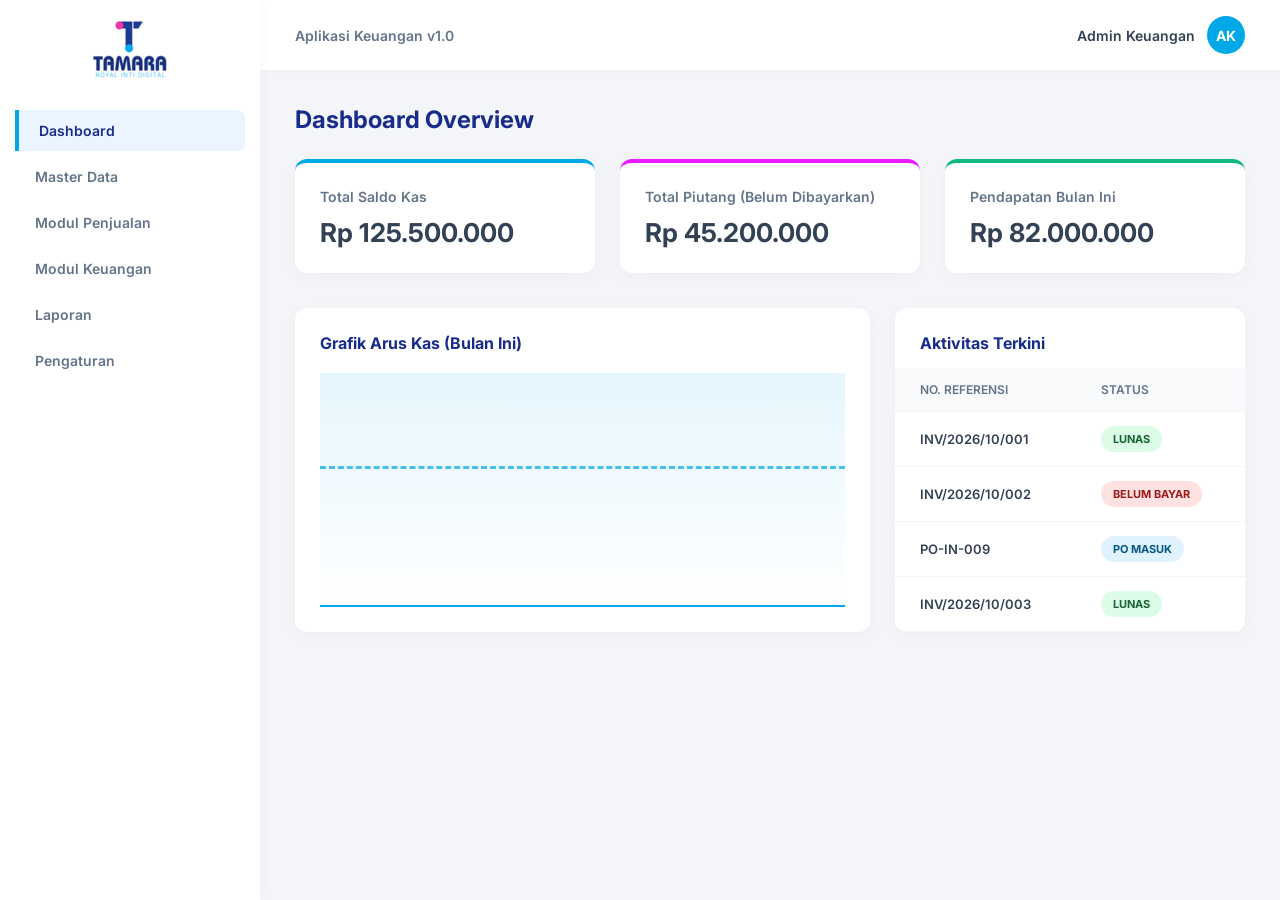
<file: index.html>
<!DOCTYPE html>
<html lang="id">

<head>
    <meta charset="UTF-8">
    <meta name="viewport" content="width=device-width, initial-scale=1.0">
    <title>Dashboard - Aplikasi Keuangan TAMARA</title>

    <!-- 1. Memanggil Font 'Inter' dari Google Font-->
    <link rel="preconnect" href="https://fonts.googleapis.com">
    <link rel="preconnect" href="https://fonts.gstatic.com" crossorigin>
    <link href="https://fonts.googleapis.com/css2?family=Inter:wght@400;500;600;700&display=swap" rel="stylesheet">

    <!-- 2. Menghubungkan ke file CSS terpusat kita -->
    <link rel="stylesheet" href="assets/css/style.css">
</head>

<body>
    <!-- BAGIAN KIRI: Sidebar Navigasi -->
    <aside class="sidebar">
        <div class="logo-container">
            <img src="assets/img/logo-trid.png" alt="Logo Tamara">
        </div>

        <nav class="menu-container">
            <a href="index.html" class="menu-item active">Dashboard</a>
            <a href="master-data.html" class="menu-item">Master Data</a>
            <a href="penjualan.html" class="menu-item">Modul Penjualan</a>
            <a href="keuangan.html" class="menu-item">Modul Keuangan</a>
            <a href="laporan.html" class="menu-item">Laporan</a>
            <a href="pengaturan.html" class="menu-item">Pengaturan</a>
        </nav>
    </aside>

    <!-- BAGIAN KANAN: Konten Utama -->
    <main class="main-content">

        <!-- Bilah Atas (Topbar) -->
        <header class="topbar">
            <div class="topbar-title">Aplikasi Keuangan v1.0</div>
            <div class="user-profile">
                <span class="user-name">Admin Keuangan</span>
                <div class="avatar">AK</div>
            </div>
        </header>

        <!-- Area Isi Halaman-->
        <section class="content-area">
            <h1 class="page-title">Dashboard Overview</h1>

            <!-- BAGIAN 1: 3 Kartu Ringkasan Finansial -->
            <div class="card-container">
                <div class="card card-blue">
                    <div class="card-title">Total Saldo Kas</div>
                    <div class="card-value">Rp 125.500.000</div>
                </div>
                <div class="card card-pink">
                    <div class="card-title">Total Piutang (Belum Dibayarkan)</div>
                    <div class="card-value">Rp 45.200.000</div>
                </div>
                <div class="card card-green">
                    <div class="card-title">Pendapatan Bulan Ini</div>
                    <div class="card-value">Rp 82.000.000</div>
                </div>

            </div>

            <!-- BAGIAN 2: Area Grafik (Kiri) & Table Aktivitas (Kanan) -->
            <div class="bottom-section">

                <!-- Kolom Kiri: Grafik Arus Kas -->
                <div class="chart-placeholder">
                    <div class="chart-title">Grafik Arus Kas (Bulan Ini)</div>
                    <div class="chart-box">
                        <div class="chart-line"></div>
                    </div>
                </div>

                <!-- Kolom Kanan: Tabel Aktivitas Terkini -->
                <div class="table-container">
                    <h2 class="table-title">Aktivitas Terkini</h2>
                    <table>
                        <thead>
                            <tr>
                                <th>No. Referensi</th>
                                <th>Status</th>
                            </tr>
                        </thead>
                        <tbody>
                            <tr>
                                <td class="ref-code">INV/2026/10/001</td>
                                <td><span class="badge badge-lunas">LUNAS</span></td>
                            </tr>
                            <tr>
                                <td class="ref-code">INV/2026/10/002</td>
                                <td><span class="badge badge-belum">BELUM BAYAR</span></td>
                            </tr>
                            <tr>
                                <td class="ref-code">PO-IN-009</td>
                                <td><span class="badge badge-po">PO MASUK</span></td>
                            </tr>
                            <tr>
                                <td class="ref-code">INV/2026/10/003</td>
                                <td><span class="badge badge-lunas">LUNAS</span></td>
                            </tr>
                        </tbody>
                    </table>
                </div>
            </div>
        </section>

    </main>
</body>

</html>
</file>
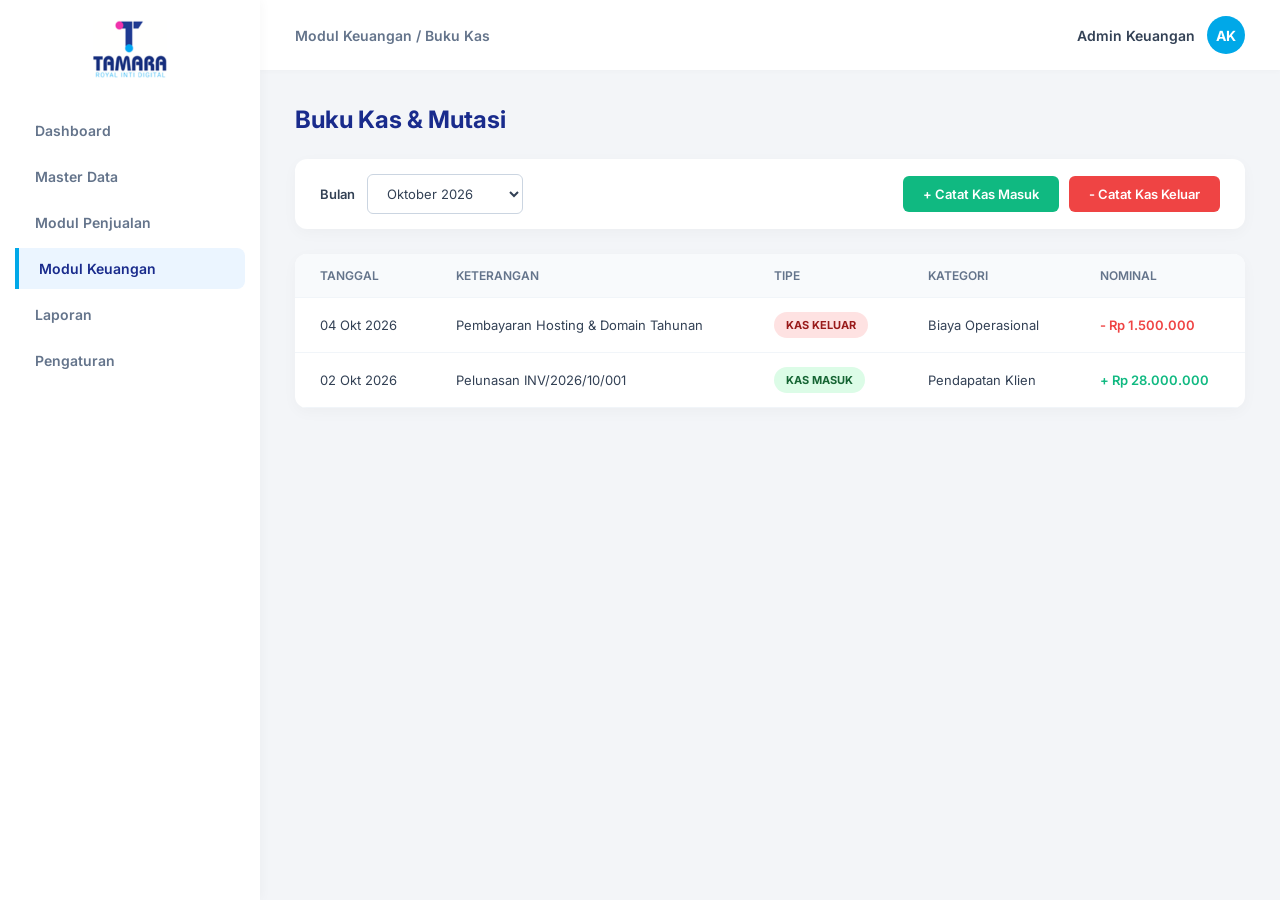
<file: keuangan.html>
<!DOCTYPE html>
<html lang="id">

<head>
    <meta charset="UTF-8">
    <meta name="viewport" content="width=device-width, initial-scale=1.0">
    <title>Keuangan - Aplikasi Keuangan TAMARA</title>

    <!-- 1. Memanggil Font 'Inter' dari Google Font-->
    <link rel="preconnect" href="https://fonts.googleapis.com">
    <link rel="preconnect" href="https://fonts.gstatic.com" crossorigin>
    <link href="https://fonts.googleapis.com/css2?family=Inter:wght@400;500;600;700&display=swap" rel="stylesheet">

    <!-- 2. Menghubungkan ke file CSS terpusat kita -->
    <link rel="stylesheet" href="assets/css/style.css">
</head>

<body>
    <!-- BAGIAN KIRI: Sidebar Navigasi -->
    <aside class="sidebar">
        <div class="logo-container">
            <img src="assets/img/logo-trid.png" alt="Logo Tamara">
        </div>

        <nav class="menu-container">
            <a href="index.html" class="menu-item">Dashboard</a>
            <a href="master-data.html" class="menu-item">Master Data</a>
            <a href="penjualan.html" class="menu-item">Modul Penjualan</a>
            <a href="keuangan.html" class="menu-item active">Modul Keuangan</a>
            <a href="laporan.html" class="menu-item">Laporan</a>
            <a href="pengaturan.html" class="menu-item">Pengaturan</a>
        </nav>
    </aside>

    <main class="main-content">
        <!-- Bilah Atas (Topbar) -->
        <header class="topbar">
            <div class="topbar-title">Modul Keuangan / Buku Kas</div>
            <div class="user-profile">
                <span class="user-name">Admin Keuangan</span>
                <div class="avatar">AK</div>
            </div>
        </header>
        <section class="content-area">
            <h1 class="page-title">Buku Kas & Mutasi</h1>

            <!-- Action Bar: Filter Bulan (Kiri) & Tombol Catat Kas (Kanan) -->
            <div class="action-bar">
                <div class="filter-group">
                    <label for="filter-month" class="filter-label">Bulan</label>
                    <select id="filter-month" class="filter-select">
                        <option value="2026-10">Oktober 2026</option>
                        <option value="2026-09">September 2026</option>
                        <option value="2026-08">Agustus 2026</option>
                    </select>
                </div>

                <div class="btn-group">
                    <button type="button" class="btn btn-success">+ Catat Kas Masuk</button>
                    <button type="button" class="btn btn-danger">- Catat Kas Keluar</button>
                </div>
            </div>

            <!-- Tabel Buku Kas & Mutasi -->
            <div class="table-container">
                <table>
                    <thead>
                        <tr>
                            <th>Tanggal</th>
                            <th>Keterangan</th>
                            <th>Tipe</th>
                            <th>Kategori</th>
                            <th>Nominal</th>
                        </tr>
                    </thead>
                    <tbody>
                        <tr>
                            <td>04 Okt 2026</td>
                            <td>Pembayaran Hosting & Domain Tahunan</td>
                            <td><span class="badge badge-belum">KAS KELUAR</span></td>
                            <td>Biaya Operasional</td>
                            <td class="amount-out">- Rp 1.500.000</td>
                        </tr>
                        <tr>
                            <td>02 Okt 2026</td> <td>Pelunasan INV/2026/10/001</td>
                            <td><span class="badge badge-lunas">KAS MASUK</span></td>
                            <td>Pendapatan Klien</td>
                            <td class="amount-in">+ Rp 28.000.000</td>
                        </tr>
                    </tbody>
                </table>
            </div>
        </section>
    </main>

</body>

</html>
</file>
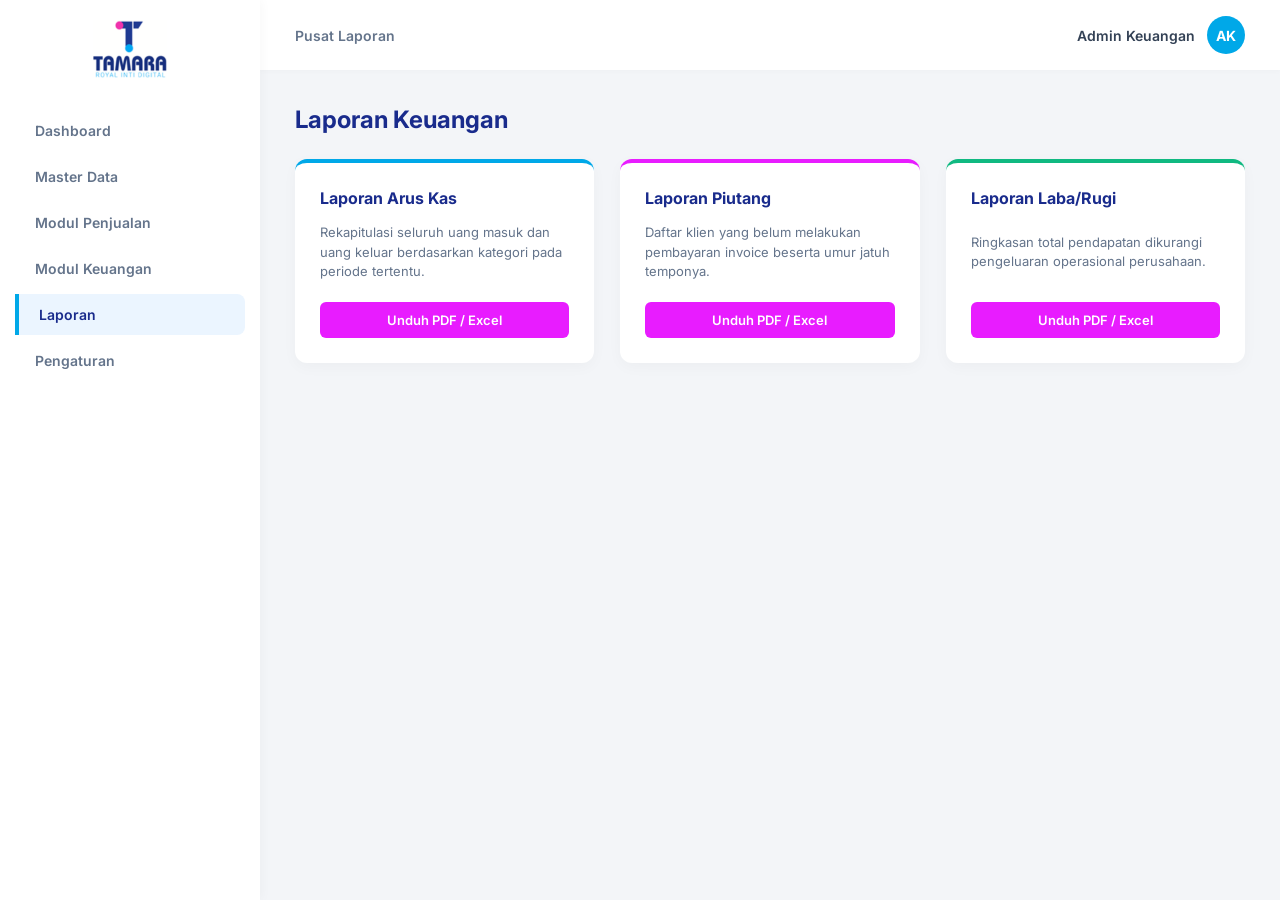
<file: laporan.html>
<!DOCTYPE html>
<html lang="id">

<head>
    <meta charset="UTF-8">
    <meta name="viewport" content="width=device-width, initial-scale=1.0">
    <title>Laporan - Aplikasi Keuangan TAMARA</title>

    <!-- 1. Memanggil Font 'Inter' dari Google Font-->
    <link rel="preconnect" href="https://fonts.googleapis.com">
    <link rel="preconnect" href="https://fonts.gstatic.com" crossorigin>
    <link href="https://fonts.googleapis.com/css2?family=Inter:wght@400;500;600;700&display=swap" rel="stylesheet">

    <!-- 2. Menghubungkan ke file CSS terpusat kita -->
    <link rel="stylesheet" href="assets/css/style.css">
</head>

<body>
    <!-- BAGIAN KIRI: Sidebar Navigasi -->
    <aside class="sidebar">
        <div class="logo-container">
            <img src="assets/img/logo-trid.png" alt="Logo Tamara">
        </div>

        <nav class="menu-container">
            <a href="index.html" class="menu-item">Dashboard</a>
            <a href="master-data.html" class="menu-item">Master Data</a>
            <a href="penjualan.html" class="menu-item">Modul Penjualan</a>
            <a href="keuangan.html" class="menu-item">Modul Keuangan</a>
            <a href="laporan.html" class="menu-item active">Laporan</a>
            <a href="pengaturan.html" class="menu-item">Pengaturan</a>
        </nav>
    </aside>
    <main class="main-content">

        <!-- Bilah Atas (Topbar) -->
        <header class="topbar">
            <div class="topbar-title">Pusat Laporan</div>
            <div class="user-profile">
                <span class="user-name">Admin Keuangan</span>
                <div class="avatar">AK</div>
            </div>
        </header>

        <section class="content-area">
            <h1 class="page-title">Laporan Keuangan</h1>

            <!-- Grid 3 Kolom Kartu Laporan -->
            <div class="report-grid">

                <!-- Kartu 1: Laporan Arus Kas -->
                <div class="report-card card-blue">
                    <h2 class="report-title">Laporan Arus Kas</h2>
                    <p class="report-desc">Rekapitulasi seluruh uang masuk dan uang keluar berdasarkan kategori pada
                        periode tertentu.</p>
                    <button type="button" class="btn-download">Unduh PDF / Excel</button>
                </div>

                <!-- Kartu 2: Laporan Piutang -->
                <div class="report-card card-pink">
                    <h2 class="report-title">Laporan Piutang</h2>
                    <p class="report-desc">Daftar klien yang belum melakukan pembayaran invoice beserta umur jatuh
                        temponya.</p>
                    <button type="button" class="btn-download">Unduh PDF / Excel</button>
                </div>

                <!-- Kartu 3: Laporan Laba/Rugi -->
                <div class="report-card card-green">
                    <h2 class="report-title">Laporan Laba/Rugi</h2>
                    <p class="report-desc">Ringkasan total pendapatan dikurangi pengeluaran operasional perusahaan.</p>
                    <button type="button" class="btn-download">Unduh PDF / Excel</button>
                </div>

            </div>
        </section>

    </main>


</body>

</html>
</file>
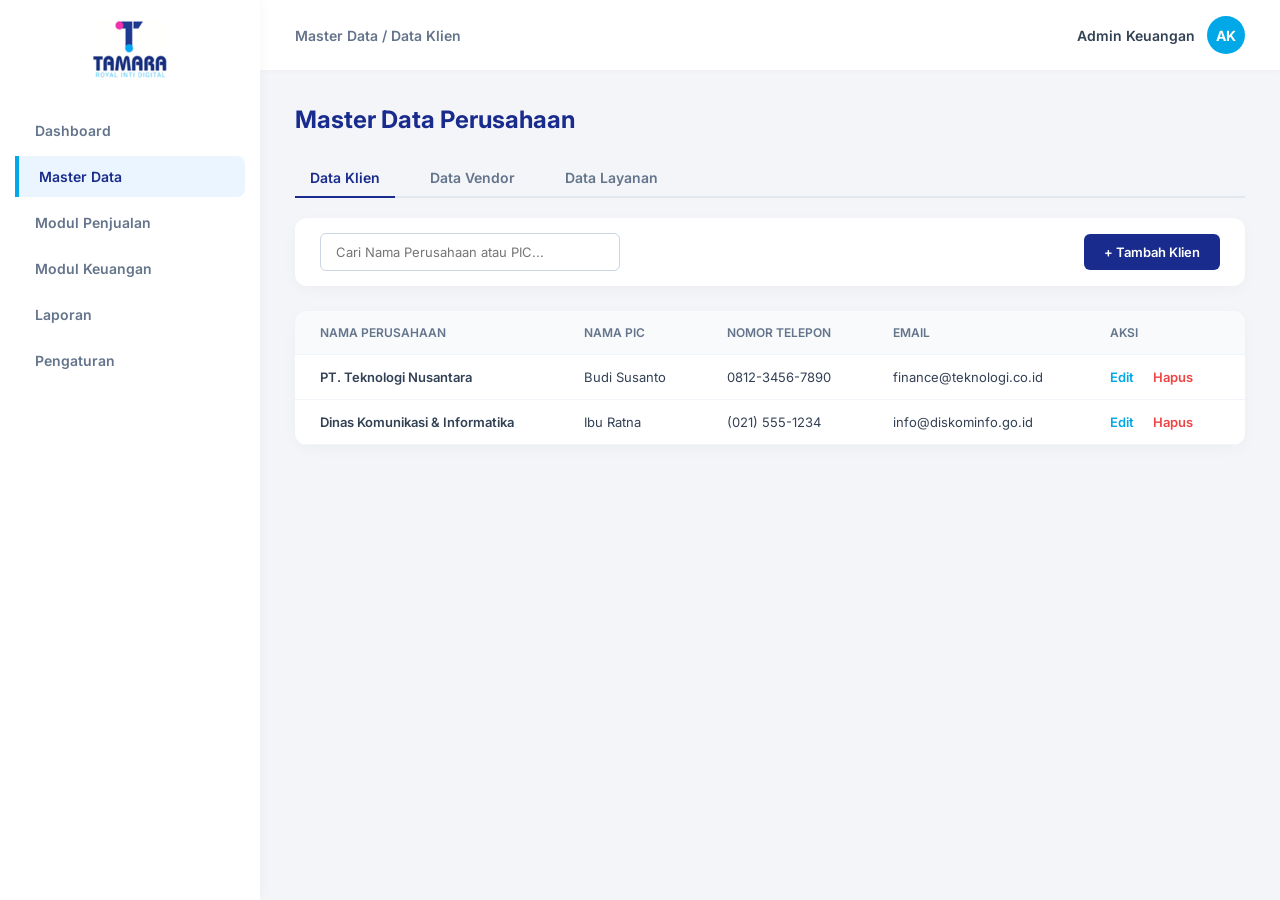
<file: master-data.html>
<!DOCTYPE html>
<html lang="id">

<head>
    <meta charset="UTF-8">
    <meta name="viewport" content="width=device-width, initial-scale=1.0">
    <title>Master Data - Aplikasi Keuangan TAMARA</title>

    <!-- 1. Memanggil Font 'Inter' dari Google Font-->
    <link rel="preconnect" href="https://fonts.googleapis.com">
    <link rel="preconnect" href="https://fonts.gstatic.com" crossorigin>
    <link href="https://fonts.googleapis.com/css2?family=Inter:wght@400;500;600;700&display=swap" rel="stylesheet">

    <!-- 2. Menghubungkan ke file CSS terpusat kita -->
    <link rel="stylesheet" href="assets/css/style.css">
</head>

<body>
    <!-- BAGIAN KIRI: Sidebar Navigasi -->
    <aside class="sidebar">
        <div class="logo-container">
            <img src="assets/img/logo-trid.png" alt="Logo Tamara">
        </div>

        <nav class="menu-container">
            <a href="index.html" class="menu-item">Dashboard</a>
            <a href="master-data.html" class="menu-item active">Master Data</a>
            <a href="penjualan.html" class="menu-item">Modul Penjualan</a>
            <a href="keuangan.html" class="menu-item">Modul Keuangan</a>
            <a href="laporan.html" class="menu-item">Laporan</a>
            <a href="pengaturan.html" class="menu-item">Pengaturan</a>
        </nav>
    </aside>

    <main class="main-content">
        <!-- Bilah Atas (Topbar) -->
        <header class="topbar">
            <div class="topbar-title">Master Data / Data Klien</div>
            <div class="user-profile">
                <span class="user-name">Admin Keuangan</span>
                <div class="avatar">AK</div>
            </div>
        </header>

        <section class="content-area">
            <h1 class="page-title">Master Data Perusahaan</h1>

            <!-- Navigasi Tab -->
            <div class="tabs">
                <button type="button" class="tab active" data-target="tab-klien">Data Klien</button>
                <button type="button" class="tab" data-target="tab-vendor">Data Vendor</button>
                <button type="button" class="tab" data-target="tab-layanan">Data Layanan</button>
            </div>

            <!-- KONTENT TAB 1: DATA KLIEN -->
            <div id="tab-klien" class="tab-content active">
                <div class="action-bar">
                    <input type="text" class="search-input" placeholder="Cari Nama Perusahaan atau PIC...">
                    <button type="button" class="btn btn-primary" data-modal="modal-klien">+ Tambah Klien</button>
                </div>

                <div class="table-container">
                    <table>
                        <thead>
                            <tr>
                                <th>Nama Perusahaan</th>
                                <th>Nama PIC</th>
                                <th>Nomor Telepon</th>
                                <th>Email</th>
                                <th>Aksi</th>
                            </tr>
                        </thead>
                        <tbody>
                            <tr>
                                <td class="ref-code">PT. Teknologi Nusantara</td>
                                <td>Budi Susanto</td>
                                <td>0812-3456-7890</td>
                                <td>finance@teknologi.co.id</td>
                                <td>
                                    <span class="action-link">Edit</span>
                                    <span class="action-link text-danger">Hapus</span>
                                </td>
                            </tr>
                            <tr>
                                <td class="ref-code">Dinas Komunikasi & Informatika</td>
                                <td>Ibu Ratna</td>
                                <td>(021) 555-1234</td>
                                <td>info@diskominfo.go.id</td>
                                <td>
                                    <span class="action-link">Edit</span>
                                    <span class="action-link text-danger">Hapus</span>
                                </td>
                            </tr>
                        </tbody>
                    </table>
                </div>
            </div>

            <!-- KONTEN TAB 2: DATA VENDOR -->
            <div id="tab-vendor" class="tab-content">
                <div class="action-bar">
                    <input type="text" class="search-input" placeholder="Cari Nama Vendor atau Layanan...">
                    <button type="button" class="btn btn-primary">+ Tambah Vendor</button>
                </div>
                <div class="table-container">
                    <table>
                        <thead>
                            <tr>
                                <th>Nama Vendor</th>
                                <th>Kategori</th>
                                <th>Kontak PIC</th>
                                <th>Email</th>
                                <th>Aksi</th>
                            </tr>
                        </thead>
                        <tbody>
                            <tr>
                                <td class="ref-code">PT. Cloud Server Indonesia</td>
                                <td>Hosting & Infrastruktur</td>
                                <td>0811-9988-7766</td>
                                <td>billing@cloudserver.id</td>
                                <td>
                                    <span class="action-link">Edit</span>
                                    <span class="action-link text-danger">Hapus</span>
                                </td>
                            </tr>
                        </tbody>
                    </table>
                </div>
            </div>

            <!-- KONTEN TAB 3: DATA LAYANAN / PRODUK -->
            <div id="tab-layanan" class="tab-content">
                <div class="action-bar">
                    <input type="text" class="search-input" placeholder="Cari Nama Layanan atau Produk...">
                    <button type="button" class="btn btn-primary">+ Tambah Layanan</button>
                </div>

                <div class="table-container">
                    <table>
                        <thead>
                            <tr>
                                <th>Kode</th>
                                <th>Nama Layanan / Produk</th>
                                <th>Satuan</th>
                                <th>Harga Standar</th>
                                <th>Aksi</th>
                            </tr>
                        </thead>
                        <tbody>
                            <tr>
                                <td class="ref-code">SRV-001</td>
                                <td>Pengembangan Aplikasi Web Custom</td>
                                <td>Lot</td>
                                <td>Rp 25.000.000</td>
                                <td>
                                    <span class="action-link">Edit</span>
                                    <span class="action-link text-danger">Hapus</span>
                                </td>
                            </tr>
                        </tbody>
                    </table>
                </div>
            </div>

        </section>

    </main>


    <!-- MODAL POP-UP: TAMBAH KLIEN -->
     <div id="modal-klien" class="modal-overlay">
        <div class="modal-box">
            <div class="modal-header">
                <h2 class="modal-title">Tambah Data Klien Baru</h2>
                <button type="button" class="modal-close">&times;</button>
            </div>
            
            <form id="form-tambah-klien">
                <div class="form-group">
                    <label for="input-nama-perusahaan" class="form-label">Nama Perusahaan</label>
                    <input type="text" id="input-nama-perusahaan" class="form-control" placeholder="Contoh: PT. Maju Bersama" required>
                </div>

                <div class="form-group">
                    <label for="input-nama-pic" class="form-label">Nama PIC</label>
                    <input type="text" id="input-nama-pic" class="form-control" placeholder="Contoh: Andi Wijaya" required>
                </div>

                <div class="form-group">
                    <label for="input-telepon" class="form-label">Nomor Telepon</label>
                    <input type="text" id="input-telepon" class="form-control" placeholder="Contoh: 0812-3456-7890" required>
                </div>

                <div class="form-group">
                    <label for="input-email" class="form-label">Email</label>
                    <input type="email" id="input-email" class="form-control" placeholder="finance@majubersama.co.id" required>
                </div>

                <div class="modal-footer">
                    <button type="button" class="btn btn-cancel">Batal</button>
                    <button type="submit" class="btn btn-primary">Simpan Data</button>
                </div>
            </form>
        </div>
     </div>



    <script src="assets/js/script.js"></script>
</body>

</html>
</file>
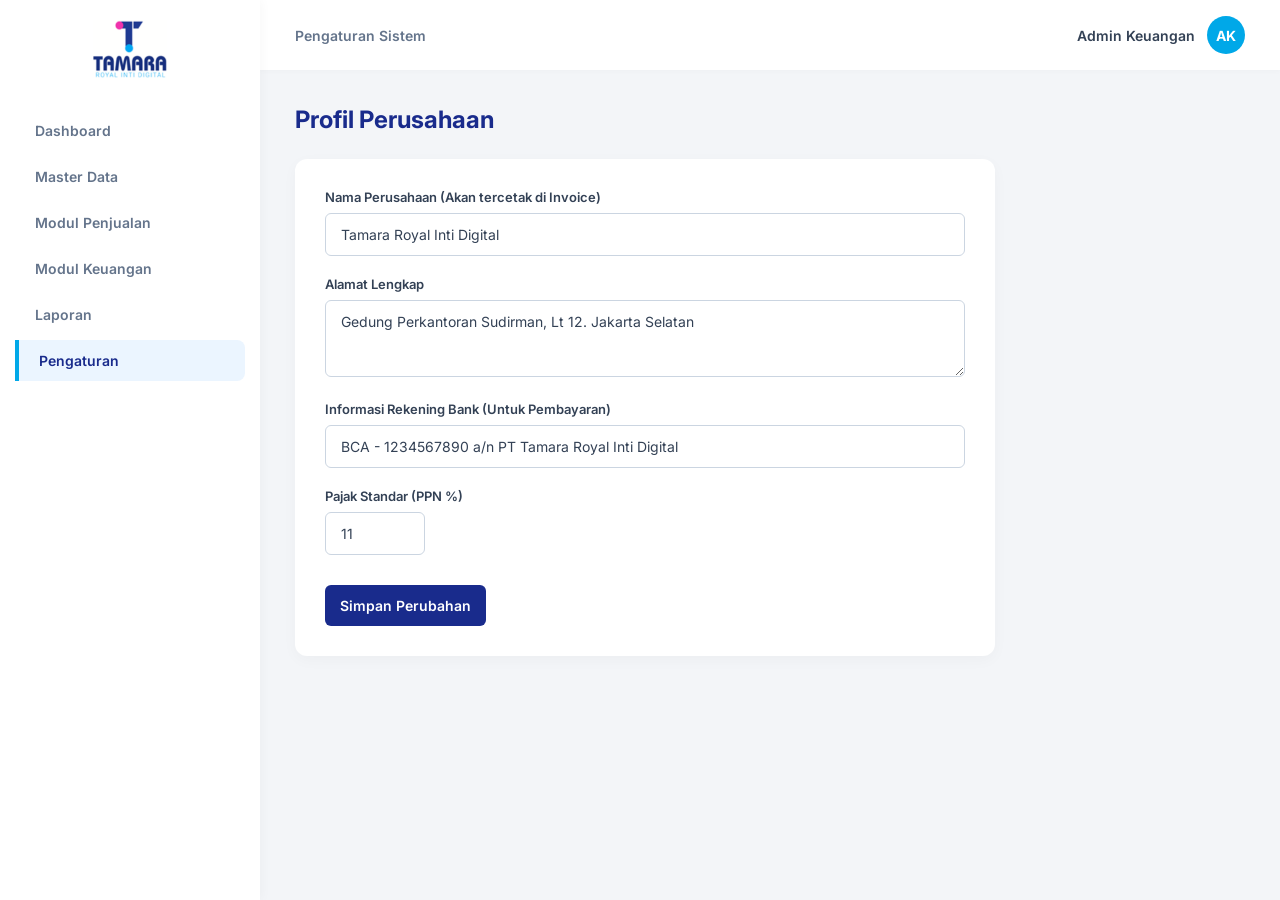
<file: pengaturan.html>
<!DOCTYPE html>
<html lang="id">

<head>
    <meta charset="UTF-8">
    <meta name="viewport" content="width=device-width, initial-scale=1.0">
    <title>Pengaturan - Aplikasi Keuangan TAMARA</title>

    <!-- 1. Memanggil Font 'Inter' dari Google Font-->
    <link rel="preconnect" href="https://fonts.googleapis.com">
    <link rel="preconnect" href="https://fonts.gstatic.com" crossorigin>
    <link href="https://fonts.googleapis.com/css2?family=Inter:wght@400;500;600;700&display=swap" rel="stylesheet">

    <!-- 2. Menghubungkan ke file CSS terpusat kita -->
    <link rel="stylesheet" href="assets/css/style.css">
</head>

<body>
    <!-- BAGIAN KIRI: Sidebar Navigasi -->
    <aside class="sidebar">
        <div class="logo-container">
            <img src="assets/img/logo-trid.png" alt="Logo Tamara">
        </div>

        <nav class="menu-container">
            <a href="index.html" class="menu-item">Dashboard</a>
            <a href="master-data.html" class="menu-item">Master Data</a>
            <a href="penjualan.html" class="menu-item">Modul Penjualan</a>
            <a href="keuangan.html" class="menu-item">Modul Keuangan</a>
            <a href="laporan.html" class="menu-item">Laporan</a>
            <a href="pengaturan.html" class="menu-item active">Pengaturan</a>
        </nav>
    </aside>
    <main class="main-content">

        <!-- Bilah Atas (Topbar) -->
        <header class="topbar">
            <div class="topbar-title">Pengaturan Sistem</div>
            <div class="user-profile">
                <span class="user-name">Admin Keuangan</span>
                <div class="avatar">AK</div>
            </div>
        </header>

        <!-- Area Isi Halaman -->
        <section class="content-area">
            <h1 class="page-title">Profil Perusahaan</h1>

            <!-- Kartu Formulir Pengaturan -->
            <div class="settings-card">
                <form action="#" method="post">
                    
                    <div class="form-group">
                        <label for="company-name" class="form-label">Nama Perusahaan (Akan tercetak di Invoice)</label>
                        <input type="text" id="company-name" class="form-control" value="Tamara Royal Inti Digital">
                    </div>

                    <div class="form-group">
                        <label for="company-address" class="form-label">Alamat Lengkap</label>
                        <textarea id="company-address" class="form-control"
                            rows="3">Gedung Perkantoran Sudirman, Lt 12. Jakarta Selatan</textarea>
                    </div>

                    <div class="form-group">
                        <label for="bank-info" class="form-label">Informasi Rekening Bank (Untuk Pembayaran)</label>
                        <input type="text" id="bank-info" class="form-control"
                            value="BCA - 1234567890 a/n PT Tamara Royal Inti Digital">
                    </div>

                    <div class="form-group">
                        <label for="ppn-rate" class="form-label">Pajak Standar (PPN %)</label>
                        <input type="number" id="ppn-rate" class="form-control input-short" value="11">
                    </div>

                    <button type="submit" class="btn-save">Simpan Perubahan</button>
                </form>
            </div>
        </section>

    </main>
</body>

</html>
</file>
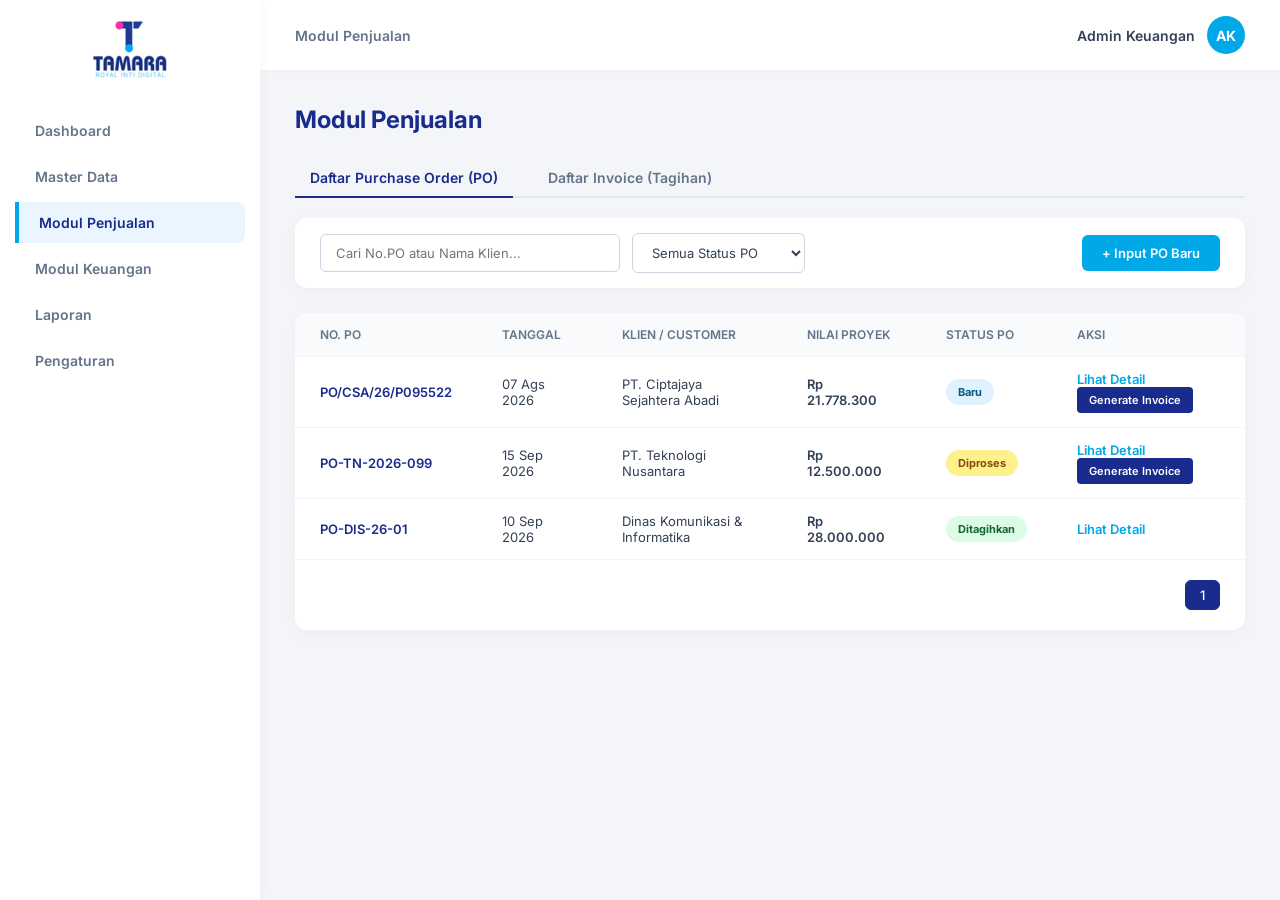
<file: penjualan.html>
<!DOCTYPE html>
<html lang="id">

<head>
    <meta charset="UTF-8">
    <meta name="viewport" content="width=device-width, initial-scale=1.0">
    <title>Modul Penjualan - Aplikasi Keuangan TAMARA</title>

    <!-- 1. Memanggil Font 'Inter' dari Google Font-->
    <link rel="preconnect" href="https://fonts.googleapis.com">
    <link rel="preconnect" href="https://fonts.gstatic.com" crossorigin>
    <link href="https://fonts.googleapis.com/css2?family=Inter:wght@400;500;600;700&display=swap" rel="stylesheet">

    <!-- 2. Menghubungkan ke file CSS terpusat kita -->
    <link rel="stylesheet" href="assets/css/style.css">
</head>

<body>
    <!-- BAGIAN KIRI: Sidebar Navigasi -->
    <aside class="sidebar">
        <div class="logo-container">
            <img src="assets/img/logo-trid.png" alt="Logo Tamara">
        </div>

        <nav class="menu-container">
            <a href="index.html" class="menu-item">Dashboard</a>
            <a href="master-data.html" class="menu-item">Master Data</a>
            <a href="penjualan.html" class="menu-item active">Modul Penjualan</a>
            <a href="keuangan.html" class="menu-item">Modul Keuangan</a>
            <a href="laporan.html" class="menu-item">Laporan</a>
            <a href="pengaturan.html" class="menu-item">Pengaturan</a>
        </nav>
    </aside>
    <main class="main-content">
        <!-- Bilah Atas (Topbar) -->
        <header class="topbar">
            <div class="topbar-title">Modul Penjualan</div>
            <div class="user-profile">
                <span class="user-name">Admin Keuangan</span>
                <div class="avatar">AK</div>
            </div>
        </header>

        <section class="content-area">
            <h1 class="page-title">Modul Penjualan</h1>

            <div class="tabs">
                <button type="button" class="tab active" data-target="tab-po">Daftar Purchase Order (PO)</button>
                <button type="button" class="tab" data-target="tab-invoice">Daftar Invoice (Tagihan)</button>
            </div>

            <!-- KONTEN TAB 1: DAFTAR PURCHASE ORDER (PO) -->
            <div id="tab-po" class="tab-content active">
                <div class="action-bar">
                    <div class="filter-group">
                        <input type="text" class="search-input" placeholder="Cari No.PO atau Nama Klien...">
                        <select class="filter-select">
                            <option value="">Semua Status PO</option>
                            <option value="baru">PO Baru</option>
                            <option value="proses">Sedang Dikerjakan</option>
                            <option value="ditagihkan">Selesai / Ditagihkan</option>
                        </select>
                    </div>
                    <button type="button" class="btn btn-secondary">+ Input PO Baru</button>
                </div>

                <div class="table-container">
                    <table>
                        <thead>
                            <tr>
                                <th>No. PO</th>
                                <th>Tanggal</th>
                                <th>Klien / Customer</th>
                                <th>Nilai Proyek</th>
                                <th>Status PO</th>
                                <th>Aksi</th>
                            </tr>
                        </thead>
                        <tbody>
                            <tr>
                                <td class="code-primary">PO/CSA/26/P095522</td>
                                <td>07 Ags 2026</td>
                                <td>PT. Ciptajaya Sejahtera Abadi</td>
                                <td class="ref-code">Rp 21.778.300</td>
                                <td><span class="badge badge-po">Baru</span></td>
                                <td>
                                    <span class="action-link">Lihat Detail</span>
                                    <button type="button" class="btn btn-primary btn-sm">Generate Invoice</button>
                                </td>
                            </tr>
                            <tr>
                                <td class="code-primary">PO-TN-2026-099</td>
                                <td>15 Sep 2026</td>
                                <td>PT. Teknologi Nusantara</td>
                                <td class="ref-code">Rp 12.500.000</td>
                                <td><span class="badge badge-proses">Diproses</span></td>
                                <td>
                                    <span class="action-link">Lihat Detail</span>
                                    <button type="button" class="btn btn-primary btn-sm">Generate Invoice</button>
                                </td>
                            </tr>
                            <tr>
                                <td class="code-primary">PO-DIS-26-01</td>
                                <td>10 Sep 2026</td>
                                <td>Dinas Komunikasi & Informatika</td>
                                <td class="ref-code">Rp 28.000.000</td>
                                <td><span class="badge badge-lunas">Ditagihkan</span></td>
                                <td>
                                    <span class="action-link">Lihat Detail</span>
                                </td>
                            </tr>
                        </tbody>
                    </table>

                    <div class="pagination">
                        <button type="button" class="page-btn active">1</button>
                    </div>
                </div>
            </div>

            <!-- KONTEN TAB 2: DAFTAR INVOICE (TAGIHAN) -->
            <div id="tab-invoice" class="tab-content">
                <div class="action-bar">
                    <div class="filter-group">
                        <input type="text" class="search-input" placeholder="Cari No. Invoice atau Nama Klien...">
                        <select class="filter-select">
                            <option value="">Semua Status Invoice</option>
                            <option value="lunas">Lunas</option>
                            <option value="belum">Belum Dibayar</option>
                            <option value="draft">Draft</option>
                        </select>
                    </div>
                    <button type="button" class="btn btn-accent">+ Buat Invoice Manual</button>
                </div>

                <div class="table-container">
                    <table>
                        <thead>
                            <tr>
                                <th>No. Invoice</th>
                                <th>Tanggal</th>
                                <th>Klien / Customer</th>
                                <th>Total Tagihan</th>
                                <th>Status</th>
                                <th>Aksi</th>
                            </tr>
                        </thead>
                        <tbody>
                            <tr>
                                <td class="code-primary">INV/2026/10/003</td>
                                <td>01 Okt 2026</td>
                                <td>PT. Teknologi Nusantara</td>
                                <td class="ref-code">Rp 12.500.000</td>
                                <td><span class="badge badge-belum">Belum Dibayar</span></td>
                                <td>
                                    <span class="action-link">Lihat</span>
                                    <span class="action-link text-accent">Edit</span>
                                </td>
                            </tr>
                            <tr>
                                <td class="code-primary">INV/2026/10/002</td>
                                <td>28 Sep 2026</td>
                                <td>CV. Makmur Jaya Abadi</td>
                                <td class="ref-code">Rp 4.250.000</td>
                                <td><span class="badge badge-lunas">Lunas</span></td>
                                <td>
                                    <span class="action-link">Lihat</span>
                                    <span class="action-link">Unduh PDF</span>
                                </td>
                            </tr>
                            <tr>
                                <td class="code-primary">INV/2026/09/015</td>
                                <td>20 Sep 2026</td>
                                <td>PT. Maju Mundur Sentosa</td>
                                <td class="ref-code">Rp 7.800.000</td>
                                <td><span class="badge badge-draft">Draft</span></td>
                                <td>
                                    <span class="action-link">Lihat</span>
                                    <span class="action-link text-accent">Edit</span>
                                </td>
                            </tr>
                        </tbody>
                    </table>

                    <div class="pagination">
                        <button type="button" class="page-btn">Sebelumnya</button>
                        <button type="button" class="page-btn active">1</button>
                        <button type="button" class="page-btn">2</button>
                        <button type="button" class="page-btn">3</button>
                        <button type="button" class="page-btn">Selanjutnya</button>
                    </div>
                </div>
            </div>

        </section>
    </main>


    <!-- 3. Memanggil file JavaScript terpusat -->
    <script src="assets/js/script.js"></script>
</body>

</html>
</file>
<file: assets/css/style.css>
/* 1.CSS VARIABLES (Palet Warna Resmi TAMARA) */

:root {
    --primary-blue: #192b8c;
    --light-blue: #00a8e8;
    --pink-accent: #e81cff;
    --success-green: #10b981;
    --danger-red: #ef4444;
    --bg-color: #f3f5f8;
    --text-main: #334155;
    --text-muted: #64748b;
    --border-color: #e2e8f0;
}

* {
    box-sizing: border-box;
}

/* 2. RESET & BASE LAYOUT */
body {
    font-family: 'Inter', sans-serif;
    margin: 0;
    padding: 0;
    background-color: var(--bg-color);
    color: var(--text-main);
    display: flex;
    /* Membuat Sidebar (kiri) & Main Content (kanan) bersebelahan */
    height: 100vh;
    /* Mengunci tinggi aplikasi setinggi layar penuh */
}

/* 3. SIDEBAR (Panel Menu Kiri) */
.sidebar {
    width: 260px;
    background-color: #ffffff;
    box-shadow: 2px 0 10px rgba(0, 0, 0, 0.03);
    display: flex;
    flex-direction: column;
    padding: 20px 0;
    z-index: 10;
}

.logo-container {
    height: 60px;
    display: flex;
    align-items: center;
    justify-content: center;
    margin-bottom: 30px;
    padding: 0 20px;
}

.logo-container img {
    max-height: 100%;
    max-width: 100%;
    object-fit: contain;
}

.menu-container {
    padding: 0 15px;
    display: flex;
    flex-direction: column;
}

.menu-item {
    padding: 12px 20px;
    margin-bottom: 5px;
    border-radius: 8px;
    color: var(--text-muted);
    font-weight: 600;
    font-size: 14px;
    text-decoration: none;
    transition: all 0.2s ease;
}

.menu-item:hover {
    background-color: #f8fafc;
    color: var(--primary-blue);
}

.menu-item.active {
    background-color: #ebf5ff;
    color: var(--primary-blue);
    border-left: 4px solid var(--light-blue);
    border-radius: 0 8px 8px 0;
}

/* 4. MAIN CONTENT & TOPBAR (Area Kanan) */
.main-content {
    flex: 1;
    display: flex;
    flex-direction: column;
    overflow: hidden;
}

.topbar {
    height: 70px;
    background-color: #ffffff;
    box-shadow: 0 2px 5px rgba(0, 0, 0, 0.02);
    display: flex;
    align-items: center;
    justify-content: space-between;
    padding: 0 35px;
}

.topbar-title {
    font-weight: 600;
    color: var(--text-muted);
    font-size: 14px;
}

.user-profile {
    display: flex;
    align-items: center;
    gap: 12px;
}

.user-name {
    font-size: 14px;
    font-weight: 600;
    color: var(--text-main);
}

.avatar {
    width: 38px;
    height: 38px;
    border-radius: 50%;
    background-color: var(--light-blue);
    color: #ffffff;
    display: flex;
    align-items: center;
    justify-content: center;
    font-weight: 700;
    font-size: 14px;
}

.content-area {
    padding: 35px;
    flex: 1;
    overflow-y: auto;
    /* Hanya area konten ini yang bisa di-scroll jika isinya panjang */
}

.page-title {
    font-size: 24px;
    font-weight: 700;
    margin: 0 0 25px 0;
    color: var(--primary-blue);
}

.card-container {
    display: flex;
    gap: 25px;
    margin-bottom: 35px;
}

.card {
    flex: 1;
    background-color: #ffffff;
    padding: 25px;
    border-radius: 12px;
    box-shadow: 0 4px 15px rgba(0, 0, 0, 0.03);
    border-top: 4px solid transparent;
}

/* Variasi warna garis di atas kartu */
.card-blue {
    border-top-color: var(--light-blue);
}

.card-pink {
    border-top-color: var(--pink-accent);
}

.card-green {
    border-top-color: var(--success-green);
}

.card-title {
    font-size: 14px;
    color: var(--text-muted);
    margin-bottom: 12px;
    font-weight: 600;
}

.card-value {
    font-size: 26px;
    font-weight: 700;
    color: var(--text-main);
}

/* 6. DASHBOARD BOTTOM SECTION (Grafik & Table) */

.bottom-section {
    display: flex;
    gap: 25px;
}

.chart-placeholder {
    flex: 1.5;
    background-color: #ffffff;
    border-radius: 12px;
    box-shadow: 0 4px 15px rgba(0, 0, 0, 0.03);
    display: flex;
    flex-direction: column;
    padding: 25px;
    min-height: 280px;
}

.chart-title {
    font-weight: 700;
    color: var(--primary-blue);
    margin-bottom: 20px;
    font-size: 16px;
}

.chart-box {
    width: 100%;
    flex: 1;
    background: linear-gradient(180deg, rgba(0, 168, 232, 0.1) 0%, rgba(255, 255, 255, 0) 100%);
    border-bottom: 2px solid var(--light-blue);
    position: relative;
}

.chart-line {
    position: absolute;
    bottom: 0;
    left: 0;
    width: 100%;
    height: 60%;
    border-top: 3px dashed var(--light-blue);
    opacity: 0.7;
}

/* 7. REUSABLE TABLE & BADGES (Tabel & Label Status) */

.table-container {
    flex: 1;
    background-color: #ffffff;
    border-radius: 12px;
    box-shadow: 0 4px 15px rgba(0, 0, 0, 0.03);
    overflow: hidden;
    display: flex;
    flex-direction: column;
}

.table-title {
    font-weight: 700;
    color: var(--primary-blue);
    padding: 25px 25px 15px 25px;
    font-size: 16px;
    margin: 0;
}

table {
    width: 100%;
    border-collapse: collapse;
}

th,
td {
    padding: 14px 25px;
    text-align: left;
    border-bottom: 1px solid #f1f5f9;
}

th {
    background-color: #f8fafc;
    color: var(--text-muted);
    font-weight: 600;
    font-size: 12px;
    text-transform: uppercase;
}

td {
    color: var(--text-main);
    font-size: 13px;
}

tr:hover {
    background-color: #f8fafc;
}

.ref-code {
    font-weight: 600;
}

/* Komponen Badge Status */

.badge {
    padding: 6px 12px;
    border-radius: 20px;
    font-size: 11px;
    font-weight: 700;
    display: inline-block;
}

.badge-lunas {
    background-color: #dcfce7;
    color: #166534;
}

.badge-belum {
    background-color: #fee2e2;
    color: #991b1b;
}

.badge-po {
    background-color: #e0f2fe;
    color: #075985;
}

/* 8. FORMS & SETTINGS CARD (Halaman Pengaturan) */

.settings-card {
    background-color: #ffffff;
    padding: 30px;
    border-radius: 12px;
    box-shadow: 0 4px 15px rgba(0, 0, 0, 0.03);
    max-width: 700px;
}

.form-group {
    margin-bottom: 20px;
}

.form-label {
    display: block;
    font-size: 13px;
    font-weight: 600;
    color: var(--text-main);
    margin-bottom: 8px;
}

.form-control {
    width: 100%;
    padding: 12px 15px;
    border: 1px solid #cbd5e1;
    border-radius: 6px;
    font-family: 'Inter', sans-serif;
    font-size: 14px;
    color: var(--text-main);
    outline: none;
    transition: border-color 0.2s ease;
}

.form-control:focus {
    border-color: var(--light-blue);
}

.input-short {
    width: 100px;
}

.btn-save {
    background-color: var(--primary-blue);
    color: #ffffff;
    border: none;
    padding: 12px 15px;
    border-radius: 6px;
    font-weight: 600;
    font-family: 'Inter', sans-serif;
    font-size: 14px;
    cursor: pointer;
    margin-top: 10px;
    transition: background-color 0.2s ease;
}

.btn-save:hover {
    background-color: #13206b;
}

/* 9. REPORT GRID (Halaman Laporan Keuangan) */

.report-grid {
    display: grid;
    grid-template-columns: repeat(3, 1fr);
    gap: 26px;
}

.report-card {
    background-color: #ffffff;
    padding: 25px;
    border-radius: 12px;
    box-shadow: 0 4px 15px rgba(0, 0, 0, 0.03);
    border-top-width: 4px;
    border-top-style: solid;
    display: flex;
    flex-direction: column;
    justify-content: space-between;
}

.report-title {
    font-size: 16px;
    font-weight: 700;
    margin: 0 0 15px 0;
    color: var(--primary-blue);
}

.report-desc {
    font-size: 13px;
    color: var(--text-muted);
    margin: 0 0 20px 0;
    line-height: 1.5;
}

.btn-download {
    width: 100%;
    background-color: var(--pink-accent);
    color: #ffffff;
    border: none;
    padding: 10px;
    border-radius: 6px;
    font-weight: 600;
    font-family: 'Inter', sans-serif;
    font-size: 13px;
    cursor: pointer;
    transition: background-color 0.2s ease;
}

.btn-download:hover {
    background-color: #c914dd;
}

/* 10. ACTION BAR, BUTTONS & MUTATION STYLES (Modul Keuangan, Master Data, Penjualan) */
.action-bar {
    display: flex;
    justify-content: space-between;
    align-items: center;
    background-color: #ffffff;
    padding: 15px 25px;
    border-radius: 12px;
    box-shadow: 0 4px 15px rgba(0, 0, 0, 0.03);
    margin-bottom: 25px;
}

.filter-group {
    display: flex;
    align-items: center;
    gap: 12px;
}

.filter-label {
    font-size: 13px;
    font-weight: 600;
    color: var(--text-main);
}

.filter-select {
    padding: 10px 15px;
    border: 1px solid #cbd5e1;
    border-radius: 6px;
    background-color: #ffffff;
    color: var(--text-main);
    font-family: 'Inter', sans-serif;
    font-size: 13px;
    outline: none;
    cursor: pointer;
}

.filter-select:focus {
    border-color: var(--light-blue);
}

.btn-group {
    display: flex;
    gap: 10px;
}

.btn {
    color: #ffffff;
    border: none;
    padding: 10px 20px;
    border-radius: 6px;
    font-weight: 600;
    font-family: 'Inter', sans-serif;
    font-size: 13px;
    cursor: pointer;
    transition: opacity 0.2s ease;
}

.btn:hover {
    opacity: 0.9;
}

/* Variasi Warna Tombol */

.btn-success {
    background-color: var(--success-green);
}

.btn-danger {
    background-color: var(--danger-red);
}

.btn-primary {
    background-color: var(--primary-blue);
}

.btn-secondary {
    background-color: var(--light-blue);
}

.btn-accent {
    background-color: var(--pink-accent);
}

/* Warna Nominal Kas Masuk & Keluar */

.amount-in {
    font-weight: 600;
    color: var(--success-green);
}

.amount-out {
    font-weight: 600;
    color: var(--danger-red);
}

.tabs {
    display: flex;
    gap: 20px;
    margin-bottom: 20px;
    border-bottom: 2px solid var(--border-color);
}

.tab {
    background: none;
    border: none;
    border-bottom: 2px solid transparent;
    padding: 10px 15px;
    margin-bottom: -2px;
    font-family: 'Inter', sans-serif;
    font-weight: 600;
    font-size: 14px;
    color: var(--text-muted);
    cursor: pointer;
    transition: all 0.2s ease;
}

.tab:hover {
    color: var(--primary-blue);
}

.tab.active {
    color: var(--primary-blue);
    border-bottom-color: var(--primary-blue);
}

.tab-content {
    display: none;
}

.tab-content.active {
    display: block;
}

.search-input {
    padding: 10px 15px;
    border: 1px solid #cbd5e1;
    border-radius: 6px;
    width: 300px;
    outline: none;
    font-family: 'Inter', sans-serif;
    font-size: 13px;
    color: var(--text-main);
    transition: border-color 0.2s ease;
}

.search-input:focus {
    border-color: var(--light-blue);
}

.action-link {
    color: var(--light-blue);
    font-weight: 600;
    margin-right: 15px;
    cursor: pointer;
}

.action-link:hover {
    text-decoration: underline;
}

.text-danger {
    color: var(--danger-red);
}

/* 12. SALES MODULE EXTRAS: PO BADGES, SMALL BUTTONS & PAGINATION */

.code-primary {
    font-weight: 600;
    color: var(--primary-blue);
}

.text-accent {
    color: var(--pink-accent);
}

.badge-proses {
    background-color: #fef08a;
    color: #854d0e;
}

.badge-draft {
    background-color: #f1f5f9;
    color: #475569;
}

.btn-sm {
    padding: 6px 12px;
    border-radius: 4px;
    font-size: 11px;
}

.pagination {
    display: flex;
    justify-content: flex-end;
    padding: 20px 25px;
    gap: 8px;
}

.page-btn {
    padding: 6px 14px;
    border: 1px solid var(--border-color);
    background-color: #ffffff;
    border-radius: 6px;
    cursor: pointer;
    color: var(--text-muted);
    font-weight: 500;
    font-family: 'Inter', sans-serif;
    font-size: 13px;
    transition: all 0.2s ease;
}

.page-btn:hover {
    border-color: var(--primary-blue);
    color: var(--primary-blue);
}

.page-btn.active {
    background-color: var(--primary-blue);
    color: #ffffff;
    border-color: var(--primary-blue);
}

/* 13. MODAL POP-UP DIALOG (Form Tambah Data) */

.modal-overlay {
    position: fixed;
    inset: 0;
    background-color: rgba(15, 23, 42, 0.5);
    display: none;
    align-items: center;
    justify-content: center;
    z-index: 1000;
    padding: 20px;
}

.modal-overlay.active {
    display: flex;
}

.modal-box {
    background-color: #ffffff;
    width: 100%;
    max-width: 500px;
    border-radius: 12px;
    padding: 25px 30px;
    box-shadow: 0 10px 25px rgba(0, 0, 0, 0.15);
}

.modal-header {
    display: flex;
    justify-content: space-between;
    align-items: center;
    margin-bottom: 20px;
    padding-bottom: 15px;
    border-bottom: 1px solid var(--border-color);
}

.modal-title {
    font-size: 18px;
    font-weight: 700;
    color: var(--primary-blue);
    margin: 0;
}

.modal-close {
    background: none;
    border: none;
    font-size: 24px;
    line-height: 1;
    color: var(--text-muted);
    cursor: pointer;
}

.modal-close:hover {
    color: var(--danger-red);
}

.modal-footer {
    display: flex;
    justify-content: flex-end;
    gap: 10px;
    margin-top: 25px;
}

.btn-cancel {
    background-color: #e2e8f0;
    color: var(--text-main);
}
</file>
